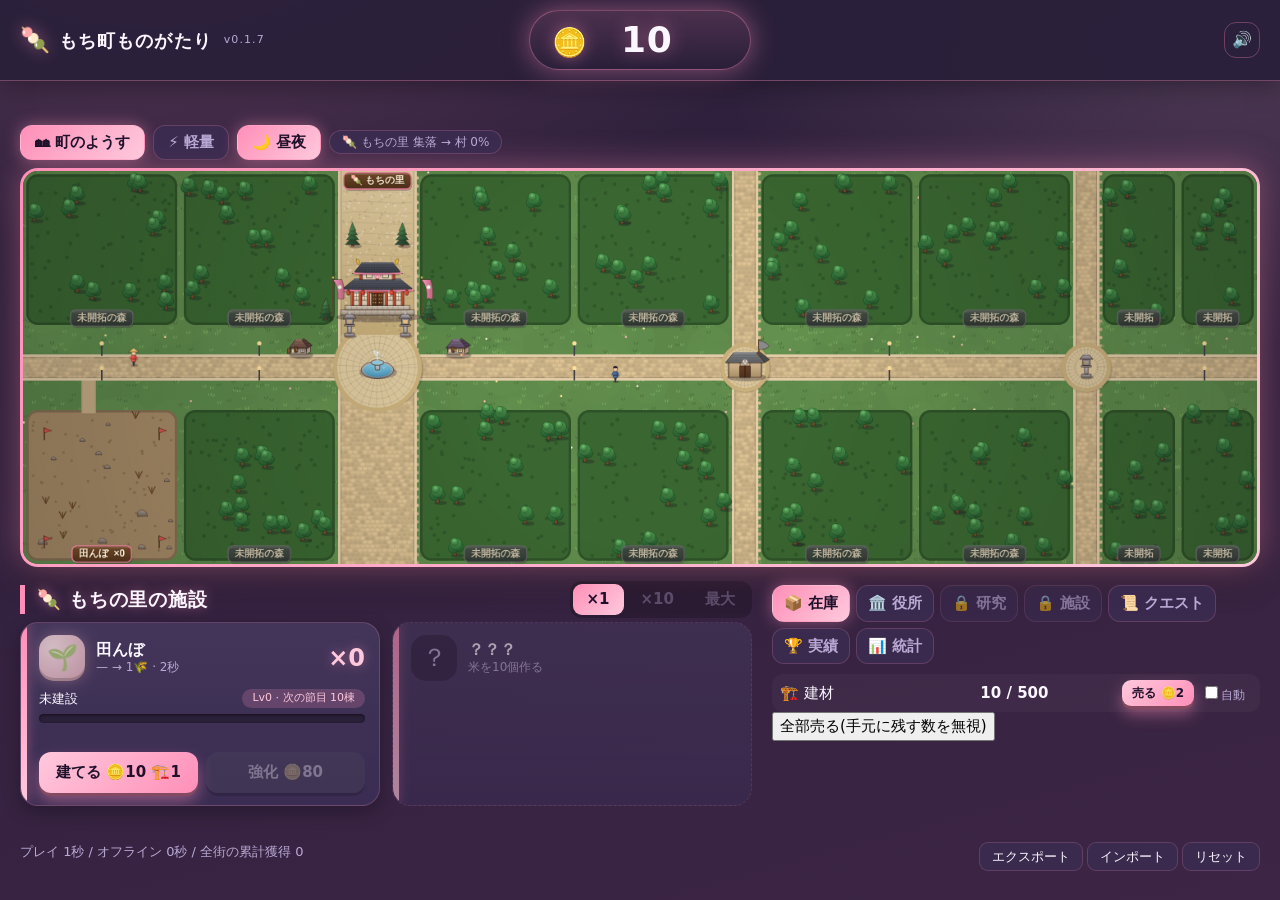
<file: index.html>
<!doctype html>
<html lang="ja">
<head>
<meta charset="utf-8">
<meta name="viewport" content="width=device-width,initial-scale=1">
<title>もち町ものがたり</title>
<link rel="stylesheet" href="style.css">
</head>
<body>
<canvas id="fx" aria-hidden="true"></canvas>
<div id="banner" aria-live="polite"></div>
<header id="hud">
  <div class="brand"><span class="logo">🍡</span><b>もち町ものがたり</b> <small class="ver">v0.1.7</small></div>
  <div id="coinbox" class="coinbox"><span id="coinicon" class="coinicon"></span><span id="coin" class="coinnum"></span><small id="income" class="income"></small></div>
  <div class="hud-right"><span id="fuku" class="chip fuku"></span><button id="mute" class="icon" data-act="mute" title="効果音">🔊</button></div>
</header>
<nav id="towns" aria-label="街"></nav>
<div id="events"></div>
<div id="toast"></div>
<div id="ending" class="hide" data-act="endclose"><div class="endcard"><div class="ek" id="endIcon">🎆 🏯 🎆</div><h1 id="endHead">万国もち博覧会、開幕!</h1><p id="endText"></p><button class="btn" data-act="endclose">見て回る</button></div></div>
<section id="hero">
  <div id="viewbar"><button data-act="view" data-id="town">🏘 町のようす</button><button data-act="view" data-id="world">🗺 世界地図</button><button id="litebtn" data-act="lite" title="描画を軽くします(動きがゆっくりになります)。重いときは、自動でも軽くなります">⚡ 軽量</button><button id="dnbtn" data-act="daynight" title="昼夜の切り替え">🌙 昼夜</button><span id="ttbox" class="ttbox vhide" title="離れていた間の時間を貯めたものです。加速に使うと、使った分だけ減ります"><span class="tt">⏳ タイムトークン <b id="ttval"></b></span><button data-act="boost" data-id="2">×2</button><button data-act="boost" data-id="5">×5</button><button data-act="boost" data-id="10">×10</button></span><span id="rank" class="chip"></span><span id="viewhint"></span></div>
  <div class="canvaswrap"><canvas id="town" width="1440" height="480" aria-label="ミニチュアの町"></canvas><canvas id="world" width="1440" height="480" aria-label="世界地図"></canvas></div>
</section>
<main>
  <section id="shop">
    <div class="sechead"><h2 id="shoptitle">施設</h2><div class="seg" id="qty"><button data-act="qty" data-id="1">×1</button><button data-act="qty" data-id="10">×10</button><button data-act="qty" data-id="max">最大</button></div></div>
    <div id="buildings"></div>
  </section>
  <aside id="side">
    <nav id="tabs"></nav>
    <div class="panel" data-panel="goal"><h2>🎯 最終目標 <small id="goalCount"></small></h2><div id="goalInfo"></div><div id="goalStages"></div><div id="goal2Wrap"><h2>🌸 天下一もち大祭</h2><div id="goalInfo2"></div><div id="goalStages2"></div></div></div>
    <div class="panel" data-panel="items"><div id="items"></div><button data-act="sellall" class="wide">全部売る(手元に残す数を無視)</button></div>
    <div class="panel" data-panel="analysis"><div id="analysis"></div></div>
    <div class="panel" data-panel="office"><div id="office"></div></div>
    <div class="panel" data-panel="research"><div id="research"></div></div>
    <div class="panel" data-panel="facility"><div id="facility"></div></div>
    <div class="panel" data-panel="quest"><h2>クエスト <small id="qCount"></small></h2><div id="quests"></div></div>
    <div class="panel" data-panel="ship"><div id="ship"></div></div>
    <div class="panel" data-panel="ach"><h2>実績 <small id="aCount"></small></h2><p class="note">達成すると全街の全体速度 +1%。転生しても残ります。</p><div id="achs"></div></div>
    <div class="panel" data-panel="fest"><h2>お祭り(転生)</h2><div id="festInfo"></div><button data-act="prestige" id="prestigeBtn" class="wide"></button><div id="reset2Wrap"><h2>🌸 世代交代</h2><div id="reset2Info"></div><button data-act="reset2" id="reset2Btn" class="wide"></button></div><h2>博覧会の特典</h2><div id="legacy"></div><h2>福のパーク</h2><div id="perks"></div></div>
    <div class="panel" data-panel="stats"><h2>統計</h2><div id="stats"></div></div>
  </aside>
</main>
<footer>
  <span id="foot"></span>
  <span><button data-act="export">エクスポート</button> <button data-act="import">インポート</button> <button data-act="reset">リセット</button></span>
</footer>
<script src="src/data.js"></script>
<script src="src/sim.js"></script>
<script src="src/fx.js"></script>
<script src="src/art.js"></script>
<script src="src/sprites.js"></script>
<script src="src/landmarks.js"></script>
<script src="src/expo.js"></script>
<script src="src/ui.js"></script>
<script src="src/perf.js"></script>
<script src="src/town.js"></script>
<script src="src/world.js"></script>
</body>
</html>
</file>
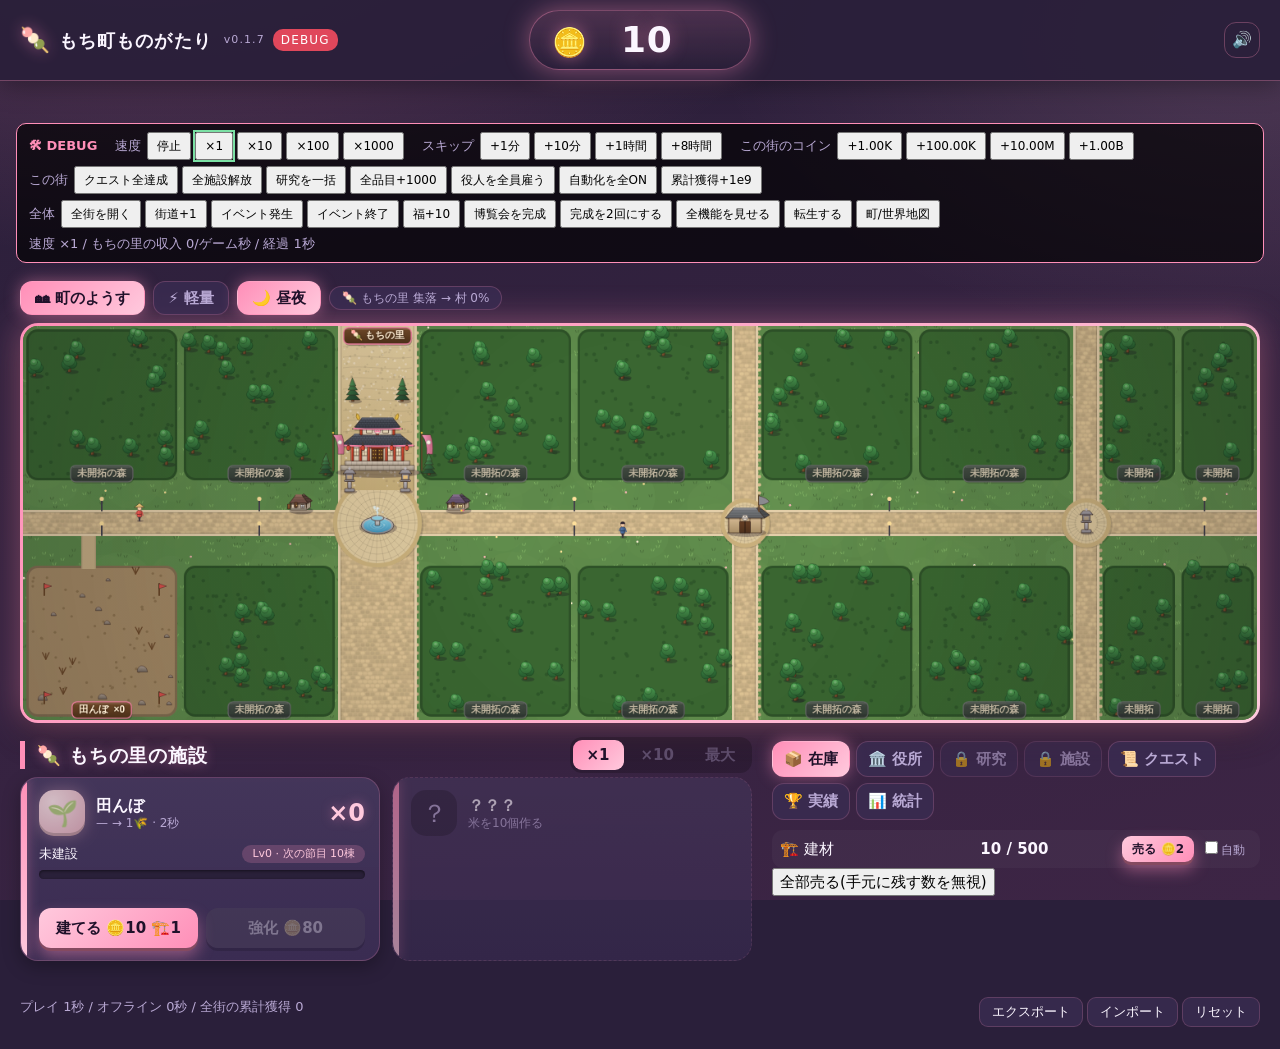
<file: debug.html>
<!doctype html>
<html lang="ja">
<head>
<meta charset="utf-8">
<meta name="viewport" content="width=device-width,initial-scale=1">
<title>もち町ものがたり [DEBUG]</title>
<link rel="stylesheet" href="style.css">
<link rel="stylesheet" href="debug.css">
</head>
<body>
<canvas id="fx" aria-hidden="true"></canvas>
<div id="banner" aria-live="polite"></div>
<header id="hud">
  <div class="brand"><span class="logo">🍡</span><b>もち町ものがたり</b> <small class="ver">v0.1.7</small> <span class="tag">DEBUG</span></div>
  <div id="coinbox" class="coinbox"><span id="coinicon" class="coinicon"></span><span id="coin" class="coinnum"></span><small id="income" class="income"></small></div>
  <div class="hud-right"><span id="fuku" class="chip fuku"></span><button id="mute" class="icon" data-act="mute" title="効果音">🔊</button></div>
</header>
<nav id="towns" aria-label="街"></nav>
<div id="events"></div>
<div id="toast"></div>
<div id="ending" class="hide" data-act="endclose"><div class="endcard"><div class="ek" id="endIcon">🎆 🏯 🎆</div><h1 id="endHead">万国もち博覧会、開幕!</h1><p id="endText"></p><button class="btn" data-act="endclose">見て回る</button></div></div>
<section id="hero">
  <div id="viewbar"><button data-act="view" data-id="town">🏘 町のようす</button><button data-act="view" data-id="world">🗺 世界地図</button><button id="litebtn" data-act="lite" title="描画を軽くします(動きがゆっくりになります)。重いときは、自動でも軽くなります">⚡ 軽量</button><button id="dnbtn" data-act="daynight" title="昼夜の切り替え">🌙 昼夜</button><span id="ttbox" class="ttbox vhide" title="離れていた間の時間を貯めたものです。加速に使うと、使った分だけ減ります"><span class="tt">⏳ タイムトークン <b id="ttval"></b></span><button data-act="boost" data-id="2">×2</button><button data-act="boost" data-id="5">×5</button><button data-act="boost" data-id="10">×10</button></span><span id="rank" class="chip"></span><span id="viewhint"></span></div>
  <div class="canvaswrap"><canvas id="town" width="1440" height="480" aria-label="ミニチュアの町"></canvas><canvas id="world" width="1440" height="480" aria-label="世界地図"></canvas></div>
</section>
<main>
  <section id="shop">
    <div class="sechead"><h2 id="shoptitle">施設</h2><div class="seg" id="qty"><button data-act="qty" data-id="1">×1</button><button data-act="qty" data-id="10">×10</button><button data-act="qty" data-id="max">最大</button></div></div>
    <div id="buildings"></div>
  </section>
  <aside id="side">
    <nav id="tabs"></nav>
    <div class="panel" data-panel="goal"><h2>🎯 最終目標 <small id="goalCount"></small></h2><div id="goalInfo"></div><div id="goalStages"></div><div id="goal2Wrap"><h2>🌸 天下一もち大祭</h2><div id="goalInfo2"></div><div id="goalStages2"></div></div></div>
    <div class="panel" data-panel="items"><div id="items"></div><button data-act="sellall" class="wide">全部売る(手元に残す数を無視)</button></div>
    <div class="panel" data-panel="analysis"><div id="analysis"></div></div>
    <div class="panel" data-panel="office"><div id="office"></div></div>
    <div class="panel" data-panel="research"><div id="research"></div></div>
    <div class="panel" data-panel="facility"><div id="facility"></div></div>
    <div class="panel" data-panel="quest"><h2>クエスト <small id="qCount"></small></h2><div id="quests"></div></div>
    <div class="panel" data-panel="ship"><div id="ship"></div></div>
    <div class="panel" data-panel="ach"><h2>実績 <small id="aCount"></small></h2><p class="note">達成すると全街の全体速度 +1%。転生しても残ります。</p><div id="achs"></div></div>
    <div class="panel" data-panel="fest"><h2>お祭り(転生)</h2><div id="festInfo"></div><button data-act="prestige" id="prestigeBtn" class="wide"></button><div id="reset2Wrap"><h2>🌸 世代交代</h2><div id="reset2Info"></div><button data-act="reset2" id="reset2Btn" class="wide"></button></div><h2>博覧会の特典</h2><div id="legacy"></div><h2>福のパーク</h2><div id="perks"></div></div>
    <div class="panel" data-panel="stats"><h2>統計</h2><div id="stats"></div></div>
  </aside>
</main>
<footer>
  <span id="foot"></span>
  <span><button data-act="export">エクスポート</button> <button data-act="import">インポート</button> <button data-act="reset">リセット</button></span>
</footer>
<script src="src/data.js"></script>
<!-- デバッグ用セーブ枠: 通常版のセーブを壊さない -->
<script>SIM.saveKey = 'mochimachi.save.debug';</script>
<script src="src/sim.js"></script>
<script src="src/fx.js"></script>
<script src="src/art.js"></script>
<script src="src/sprites.js"></script>
<script src="src/landmarks.js"></script>
<script src="src/expo.js"></script>
<script src="src/ui.js"></script>
<script src="src/perf.js"></script>
<script src="src/town.js"></script>
<script src="src/world.js"></script>
<script src="src/debug.js"></script>
</body>
</html>
</file>
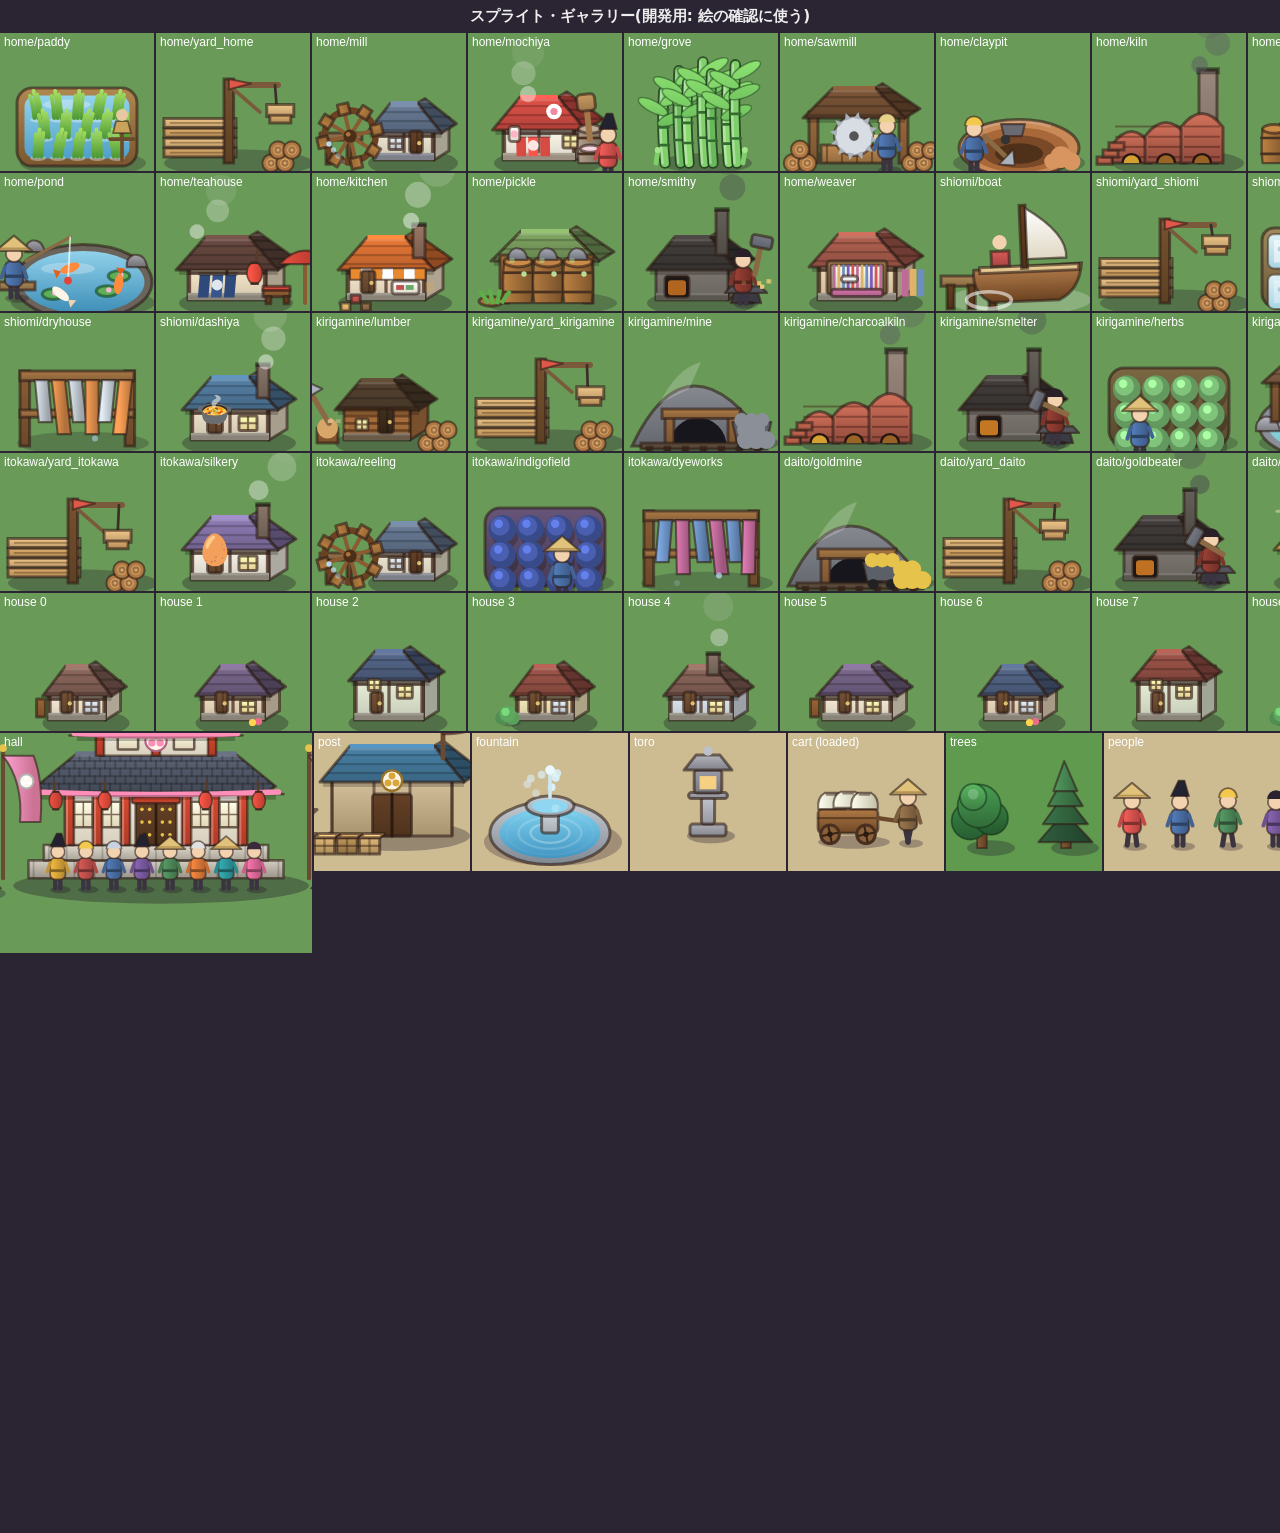
<file: tools/gallery.html>
<!doctype html>
<html lang="ja">
<head>
<meta charset="utf-8">
<title>スプライト・ギャラリー(開発用)</title>
<style>body{margin:0;background:#2b2433;color:#eee;font:13px system-ui}canvas{display:block;margin:0 auto}h3{text-align:center;margin:6px}</style>
</head>
<body>
<h3>スプライト・ギャラリー(開発用: 絵の確認に使う)</h3>
<canvas id="c" width="1560" height="1500"></canvas>
<script src="../src/data.js"></script>
<script src="../src/art.js"></script>
<script src="../src/sprites.js"></script>
<script src="../src/landmarks.js"></script>
<script>
const cv = document.getElementById('c'), g = cv.getContext('2d'); ART.use(g);
const params = new URLSearchParams(location.search), NIGHT = +params.get('night') || 0, ACT = params.get('act') !== '0';
const ids = Object.keys(BUILDINGS), S = 3;
function cell(x, y, w, h, label, fn, bg) {
  g.save(); g.fillStyle = bg || '#5a8a4c'; g.fillRect(x, y, w, h); g.beginPath(); g.rect(x, y, w, h); g.clip();
  g.translate(x + w / 2, y + h * 0.66); g.scale(S, S); fn(); g.restore();
  g.fillStyle = '#fff'; g.font = '12px sans-serif'; g.textAlign = 'left'; g.fillText(label, x + 4, y + 13);
}
function draw(now) {
  const t = now / 1000; ART.lights.length = 0;
  g.fillStyle = '#2b2433'; g.fillRect(0, 0, cv.width, cv.height);
  const W = 156, H = 140; let i = 0;
  for (const id of ids) { const x = (i % 10) * W, y = Math.floor(i / 10) * H; cell(x, y, W - 2, H - 2, `${BUILDINGS[id].town}/${id}`, () => SPRITES.spriteOf(id)(t, i * 1.7 + 0.3, ACT, (t * 0.4) % 1), '#6a9a58'); i++; }
  // 住宅
  let row = Math.ceil(ids.length / 10) * H;
  for (let k = 0; k < 10; k++) cell(k * W, row, W - 2, H - 2, `house ${k}`, () => ART.house(t, k, true, null), '#6a9a58');
  row += H;
  const th = TOWNS.home.theme;
  cell(0, row, 312, 220, 'hall', () => { g.save(); g.scale(0.85, 0.85); LAND.hall(t, th, ['merchant', 'builder', 'upgrader', 'scholar', 'treasurer', 'courier', 'surveyor', 'festival']); g.restore(); }, '#6a9a58');
  cell(314, row, 156, 138, 'post', () => LAND.post(t, 5, true), '#cdbb92');
  cell(472, row, 156, 138, 'fountain', () => LAND.fountain(t), '#cdbb92');
  cell(630, row, 156, 138, 'toro', () => LAND.toro(t, 1), '#cdbb92');
  cell(788, row, 156, 138, 'cart (loaded)', () => LAND.cart(-6, 0, 1, '#f4efd0', t, 1), '#cdbb92');
  cell(946, row, 156, 138, 'trees', () => { g.save(); g.translate(-14, 0); ART.tree(t, 1, 'broad'); g.restore(); g.save(); g.translate(14, 0); ART.tree(t, 2, 'pine'); g.restore(); }, '#5f9a4f');
  cell(1104, row, 200, 138, 'people', () => { const o = [{ body: '#d9534f', hat: 'kasa' }, { body: '#4a6fa5', hat: 'eboshi' }, { body: '#4f8a5a', hat: 'cap', hatC: '#f2c94c' }, { body: '#7a5aa0' }]; o.forEach((p, k) => ART.person(-24 + k * 16, 0, t, k, Object.assign({ walk: k % 2 === 0 }, p))); }, '#cdbb92');
  cell(1306, row, 252, 220, 'castle', () => { g.save(); g.scale(0.6, 0.6); LAND.castle(t); g.restore(); }, '#9a9ca2');
  if (NIGHT > 0) { g.save(); g.globalCompositeOperation = 'multiply'; g.fillStyle = `rgba(70,85,150,${NIGHT})`; g.fillRect(0, 0, cv.width, cv.height); g.restore(); g.save(); g.globalCompositeOperation = 'lighter'; for (const l of ART.lights) ART.glow(l.x, l.y, l.r, l.c, NIGHT * 0.95); g.restore(); }
  requestAnimationFrame(draw);
}
requestAnimationFrame(draw);
</script>
</body>
</html>
</file>
<file: style.css>
/* もち町ものがたり — 街ごとのテーマ配色(--accent など)は ui.js が街の切り替えに合わせて書き換える */
:root{
  --accent:#ff8fb8;--accent2:#ffc9dd;--bg1:#2a1f3a;--bg2:#3d2545;--card:#3a2c52;--glow:rgba(255,143,184,.45);
  --text:#fbf6ff;--sub:#b9a9d4;--ok:#7be0a4;--warn:#ffcf6b;--danger:#ff7a7a;
}
*{box-sizing:border-box}
html{background:var(--bg1)}
body{
  margin:0;color:var(--text);min-height:100vh;font:15px/1.5 system-ui,"Yu Gothic UI","Hiragino Sans",sans-serif;
  background:
    radial-gradient(1100px 560px at 12% -10%,color-mix(in srgb,var(--accent) 24%,transparent),transparent 62%),
    radial-gradient(900px 520px at 98% 4%,color-mix(in srgb,var(--accent2) 14%,transparent),transparent 60%),
    linear-gradient(165deg,var(--bg1),var(--bg2));
  background-attachment:fixed;
}
h2{margin:14px 0 8px;font-size:16px;letter-spacing:.04em}
h3{margin:0;font-size:15px}
small{color:var(--sub)}
button{font:inherit}

/* ---- 演出レイヤー ---- */
#fx{position:fixed;inset:0;width:100vw;height:100vh;pointer-events:none;z-index:50}
#banner{position:fixed;left:50%;top:92px;transform:translateX(-50%);z-index:60;display:flex;flex-direction:column;align-items:center;gap:8px;pointer-events:none}
.bn{--bc:#ffd54f;padding:10px 30px;border-radius:18px;text-align:center;background:linear-gradient(135deg,rgba(10,6,20,.82),rgba(10,6,20,.6));border:2px solid var(--bc);box-shadow:0 0 32px var(--bc),inset 0 0 18px color-mix(in srgb,var(--bc) 30%,transparent);animation:bnIn .55s cubic-bezier(.2,1.7,.4,1)}
.bn b{display:block;font-size:26px;color:var(--bc);letter-spacing:.12em;text-shadow:0 0 14px var(--bc)}
.bn small{color:#fff;font-size:14px}
.bn.out{animation:bnOut .6s forwards}
@keyframes bnIn{from{transform:scale(.3) translateY(-20px);opacity:0}to{transform:none;opacity:1}}
@keyframes bnOut{to{transform:translateY(-14px) scale(.96);opacity:0}}
@keyframes cardFlash{0%{box-shadow:0 0 0 0 var(--glow),0 6px 18px rgba(0,0,0,.28)}35%{box-shadow:0 0 0 4px var(--accent),0 0 26px var(--glow)}100%{box-shadow:0 0 0 0 transparent,0 6px 18px rgba(0,0,0,.28)}}
.flash{animation:cardFlash .8s}
@keyframes bump{0%{transform:scale(1)}30%{transform:scale(1.45) rotate(-8deg)}100%{transform:scale(1)}}
.bump{animation:bump .5s}
@keyframes swap{from{opacity:.25;transform:translateY(8px) scale(.995)}to{opacity:1;transform:none}}
body.switching #hero,body.switching #shop,body.switching #side{animation:swap .45s ease-out}
@keyframes shimmer{from{transform:translateX(-100%)}to{transform:translateX(100%)}}
@keyframes pulse{0%,100%{opacity:1}50%{opacity:.55}}

/* ---- 上部のバー ---- */
#hud{position:sticky;top:0;z-index:20;display:grid;grid-template-columns:1fr auto 1fr;align-items:center;gap:12px;padding:10px 20px;
  background:color-mix(in srgb,var(--bg1) 78%,transparent);backdrop-filter:blur(12px);border-bottom:1px solid color-mix(in srgb,var(--accent) 35%,transparent);box-shadow:0 4px 24px rgba(0,0,0,.35)}
.brand{display:flex;align-items:center;gap:8px;font-size:18px;letter-spacing:.06em}
.logo{font-size:24px;filter:drop-shadow(0 0 8px var(--glow))}
.tag{background:#e0475b;color:#fff;font-size:11px;padding:2px 9px;border-radius:99px;letter-spacing:.1em}
.coinbox{display:flex;align-items:baseline;gap:10px;padding:2px 22px;border-radius:99px;background:linear-gradient(180deg,color-mix(in srgb,var(--accent) 16%,transparent),transparent);border:1px solid color-mix(in srgb,var(--accent) 38%,transparent);box-shadow:0 0 26px var(--glow)}
.coinicon{font-size:28px;display:inline-block;filter:drop-shadow(0 0 8px var(--glow))}
.coinnum{font-size:36px;font-weight:900;letter-spacing:.02em;font-variant-numeric:tabular-nums;text-shadow:0 0 18px var(--glow);min-width:3ch;text-align:right}
.income{font-size:13px;color:var(--ok);font-weight:700;min-width:5ch}
.hud-right{display:flex;justify-content:flex-end;align-items:center;gap:10px}
.chip{background:color-mix(in srgb,var(--card) 80%,transparent);border:1px solid color-mix(in srgb,var(--accent) 22%,transparent);border-radius:99px;padding:2px 12px;font-size:12px;color:var(--sub)}
.chip b{color:var(--text)}
.chip.fuku{color:#ffe0b2;border-color:#ffb74d66}
.icon{background:transparent;border:1px solid color-mix(in srgb,var(--accent) 30%,transparent);color:var(--text);border-radius:12px;width:36px;height:36px;cursor:pointer;font-size:16px}

/* ---- 街のタブ ---- */
#towns{display:flex;gap:8px;padding:12px 20px 0;overflow-x:auto;scrollbar-width:thin}
.ttab{--ta:#ff8fb8;--tb:#ffc9dd;flex:0 0 auto;display:grid;grid-template-columns:auto 1fr;grid-template-rows:auto auto;column-gap:8px;align-items:center;text-align:left;cursor:pointer;color:var(--text);
  padding:7px 16px 7px 12px;border-radius:16px 16px 0 0;border:0;border-bottom:4px solid var(--ta);background:color-mix(in srgb,var(--ta) 13%,#0000);transition:transform .15s,background .2s}
.ttab:hover{transform:translateY(-2px);background:color-mix(in srgb,var(--ta) 24%,#0000)}
.te{grid-row:1/3;font-size:26px}
.tn{font-weight:800;line-height:1.1}
.tc{color:var(--sub);font-variant-numeric:tabular-nums}
.ttab.on{background:linear-gradient(135deg,var(--ta),var(--tb));color:#1d1226;box-shadow:0 -6px 22px color-mix(in srgb,var(--ta) 55%,transparent)}
.ttab.on .tc{color:#3a2a4d}
.ttab.locked{opacity:.65;border-bottom-style:dashed;filter:saturate(.5)}
#events{display:flex;flex-wrap:wrap;gap:6px;padding:8px 20px 0}
.ev{background:#ffb84d22;border:1px solid #ffb84d;border-radius:99px;padding:2px 14px;font-size:12px;animation:pulse 2s infinite}
.ev i{font-style:normal;color:var(--warn);margin-left:4px}
#toast{display:flex;flex-direction:column;gap:2px;padding:4px 20px 0;color:var(--ok);min-height:6px}

/* ---- 町 / 世界地図 ---- */
#hero{padding:6px 20px 0}
#viewbar{display:flex;align-items:center;gap:8px;flex-wrap:wrap;padding:4px 0 8px}
#viewbar button{background:color-mix(in srgb,var(--card) 80%,transparent);color:var(--sub);border:1px solid color-mix(in srgb,var(--accent) 22%,transparent);border-radius:12px;padding:5px 14px;cursor:pointer;font-weight:700}
#viewbar button.on{background:linear-gradient(135deg,var(--accent),var(--accent2));color:#20112a;box-shadow:0 0 16px var(--glow)}
#viewhint{color:var(--sub);font-size:12px}
.canvaswrap{width:fit-content;max-width:100%;margin:0 auto;border-radius:18px;padding:3px;background:linear-gradient(135deg,var(--accent),var(--accent2));box-shadow:0 0 34px var(--glow),0 14px 30px rgba(0,0,0,.4)}
canvas#town,canvas#world{display:block;margin:0 auto;max-width:100%;height:auto;border-radius:15px;background:#3d6234}
canvas.hide{display:none!important}

/* ---- 施設 + サイドパネル ---- */
main{display:grid;grid-template-columns:minmax(0,1.5fr) minmax(360px,1fr);gap:20px;padding:10px 20px 24px;max-width:1560px;margin:0 auto}
@media(max-width:1000px){main{grid-template-columns:1fr}#hud{grid-template-columns:1fr auto}.brand{display:none}}
.sechead{display:flex;justify-content:space-between;align-items:center}
.sechead h2{margin:8px 0;font-size:19px;padding-left:12px;border-left:5px solid var(--accent);text-shadow:0 0 12px var(--glow)}
.seg{display:flex;gap:3px;background:#0003;border-radius:12px;padding:3px}
.seg button{background:transparent;color:var(--sub);border:0;border-radius:9px;padding:4px 14px;font-weight:800;cursor:pointer}
.seg button.on{background:linear-gradient(135deg,var(--accent),var(--accent2));color:#20112a}
.seg button:disabled{opacity:.35;cursor:not-allowed}
#buildings{display:grid;grid-template-columns:repeat(auto-fill,minmax(285px,1fr));gap:12px}
.bcard{position:relative;border-radius:18px;padding:12px 14px 12px 18px;overflow:hidden;
  background:linear-gradient(180deg,color-mix(in srgb,var(--card) 90%,#fff 5%),var(--card));
  border:1px solid color-mix(in srgb,var(--accent) 22%,transparent);box-shadow:0 6px 18px rgba(0,0,0,.28);transition:transform .15s,box-shadow .2s}
.bcard:hover{transform:translateY(-2px);box-shadow:0 10px 24px rgba(0,0,0,.34),0 0 18px var(--glow)}
.bcard::before{content:'';position:absolute;left:0;top:0;bottom:0;width:6px;background:linear-gradient(var(--accent),var(--accent2));box-shadow:0 0 12px var(--glow)}
.bcard.stalled{outline:2px solid var(--warn);outline-offset:-2px}
.bcard.idle .badge{filter:grayscale(.55) brightness(.9)}
.bcard.teaser{border-style:dashed;opacity:.6;box-shadow:none}
.bcard.teaser .badge{background:#0004;box-shadow:none;color:var(--sub)}
.bhead{display:flex;align-items:center;gap:11px}
.badge{flex:0 0 auto;width:46px;height:46px;border-radius:15px;display:grid;place-items:center;font-size:25px;background:radial-gradient(circle at 30% 25%,var(--accent2),var(--accent));box-shadow:0 0 16px var(--glow),inset 0 -3px 0 rgba(0,0,0,.18)}
.btitle{flex:1;min-width:0;display:flex;flex-direction:column;line-height:1.25}
.btitle b{font-size:16px}
.btitle small{font-size:12px;overflow:hidden;text-overflow:ellipsis;white-space:nowrap}
.bcount{font-size:24px;font-weight:900;color:var(--accent2);text-shadow:0 0 12px var(--glow)}
.bstat{display:flex;justify-content:space-between;align-items:center;gap:8px;margin:8px 0 6px;font-size:13px}
.pill{background:color-mix(in srgb,var(--accent) 20%,transparent);border-radius:99px;padding:1px 10px;font-size:11px;color:var(--accent2);white-space:nowrap}
.bar{height:9px;border-radius:99px;background:#0005;overflow:hidden;margin:2px 0 9px;box-shadow:inset 0 1px 3px rgba(0,0,0,.5)}
.bar i{position:relative;display:block;height:100%;border-radius:99px;overflow:hidden;background:linear-gradient(90deg,var(--accent),var(--accent2));box-shadow:0 0 10px var(--glow)}
.bar i::after{content:'';position:absolute;inset:0;background:linear-gradient(90deg,transparent,rgba(255,255,255,.45),transparent);animation:shimmer 1.8s linear infinite}
.bbtns{display:flex;gap:8px}
.bbtns .btn{flex:1}.bbtns .btn.ghost{flex:0 0 auto}

/* ---- ボタン ---- */
.btn{border:0;border-radius:12px;padding:9px 12px;font-weight:800;color:#20112a;cursor:pointer;
  background:linear-gradient(135deg,var(--accent2),var(--accent));
  box-shadow:0 3px 0 color-mix(in srgb,var(--accent) 52%,#000),0 8px 16px var(--glow);transition:transform .08s,filter .15s,box-shadow .08s}
.btn:hover:not(:disabled){filter:brightness(1.1);transform:translateY(-1px)}
.btn:active:not(:disabled){transform:translateY(3px);box-shadow:0 0 0 color-mix(in srgb,var(--accent) 52%,#000)}
.btn:disabled{opacity:.36;filter:grayscale(.55);box-shadow:none;cursor:not-allowed}
.btn.alt{background:color-mix(in srgb,var(--card) 70%,#fff 12%);color:var(--text);box-shadow:0 3px 0 rgba(0,0,0,.4)}
.btn.ghost{background:transparent;border:1px solid color-mix(in srgb,var(--accent) 45%,transparent);color:var(--text);box-shadow:none;padding:7px 10px}
.btn.ghost.off{opacity:.3;filter:grayscale(1)}
.btn.mini{padding:4px 10px;font-size:12px;border-radius:9px}
.btn.wide{width:100%;margin-top:8px}
.btn.hot{box-shadow:0 3px 0 #a67c00,0 0 18px rgba(255,213,79,.7);background:linear-gradient(135deg,#fff1b8,#ffd54f)}

/* ---- 右のパネル ---- */
#tabs{display:flex;flex-wrap:wrap;gap:6px;margin:8px 0 10px}
.tabbtn{position:relative;display:inline-flex;align-items:center;gap:5px;background:color-mix(in srgb,var(--card) 80%,transparent);color:var(--sub);border:1px solid color-mix(in srgb,var(--accent) 20%,transparent);border-radius:12px;padding:6px 11px;cursor:pointer;font-weight:700;transition:transform .12s}
.tabbtn:hover{transform:translateY(-1px)}
.tabbtn.on{background:linear-gradient(135deg,var(--accent),var(--accent2));color:#20112a;box-shadow:0 0 16px var(--glow);border-color:transparent}
.tabbtn.lock{opacity:.6}
.dot{display:none;position:absolute;top:-3px;right:-3px;width:11px;height:11px;border-radius:50%;background:var(--danger);box-shadow:0 0 8px var(--danger)}
.dot.show{display:block;animation:pulse 1.4s infinite}
.panel{display:none}.panel.show{display:block}
.card{background:color-mix(in srgb,var(--card) 92%,#000 5%);border:1px solid color-mix(in srgb,var(--accent) 16%,transparent);border-radius:14px;padding:10px 13px;margin-bottom:9px}
.row{display:flex;justify-content:space-between;align-items:center;gap:8px}
.rec{color:var(--sub);font-size:13px;margin:2px 0 4px}
.note{color:var(--sub);font-size:13px;margin:4px 0 10px}
.kv{display:flex;justify-content:space-between;padding:4px 0;border-bottom:1px solid #fff1}
.item{display:grid;grid-template-columns:1fr auto auto auto auto auto;gap:7px;align-items:center;padding:6px 8px;border-radius:11px}
.item:nth-child(odd){background:#ffffff08}
.item .in{white-space:nowrap}
.item small{font-size:11px;min-width:60px;text-align:right}
.chk{font-size:12px;color:var(--sub);white-space:nowrap}
.num{width:60px;background:#0004;border:1px solid color-mix(in srgb,var(--accent) 25%,transparent);border-radius:8px;color:var(--text);padding:3px 6px}
.quest{background:color-mix(in srgb,var(--card) 90%,#000 5%);border-radius:12px;padding:8px 12px;margin-bottom:7px}
.quest .bar{margin:5px 0 3px}
.ach{background:color-mix(in srgb,var(--card) 85%,#000 5%);border-radius:11px;padding:7px 11px;margin-bottom:6px;opacity:.62;display:grid;gap:2px}
.ach.done{opacity:1;outline:1px solid #ffd54f;box-shadow:0 0 14px rgba(255,213,79,.3)}
.ach.done b::before{content:'🏅 '}
.ach .bar{margin:2px 0 0;height:5px}

/* ---- 役所 ---- */
.off{position:relative}
.offtop{display:flex;align-items:center;gap:12px}
.offface{flex:0 0 auto;width:56px;height:56px;border-radius:18px;display:grid;place-items:center;font-size:30px;background:radial-gradient(circle at 30% 25%,var(--accent2),var(--accent));box-shadow:0 0 18px var(--glow)}
.offtxt{flex:1;display:flex;flex-direction:column;line-height:1.3}
.offtxt small{font-size:12px}
.off.hired{border-color:color-mix(in srgb,var(--ok) 55%,transparent)}
.off.running{box-shadow:0 0 0 1px var(--ok) inset,0 0 16px rgba(123,224,164,.25)}
.stamp{transform:rotate(-8deg);border:3px solid var(--ok);color:var(--ok);font-weight:900;letter-spacing:.2em;padding:2px 10px;border-radius:8px;text-shadow:0 0 8px rgba(123,224,164,.6)}
.autorow{display:flex;align-items:center;gap:14px;margin-top:9px;flex-wrap:wrap}
.hint{display:block;margin-top:4px;font-size:12px}
.sw{display:inline-flex;align-items:center;gap:8px;cursor:pointer;font-weight:700}
.sw input{display:none}
.sw i{position:relative;width:42px;height:22px;border-radius:99px;background:#0006;border:1px solid color-mix(in srgb,var(--accent) 30%,transparent);transition:background .2s}
.sw i::after{content:'';position:absolute;left:2px;top:2px;width:16px;height:16px;border-radius:50%;background:#fff;transition:transform .2s}
.sw input:checked+i{background:linear-gradient(135deg,var(--accent),var(--accent2));box-shadow:0 0 12px var(--glow)}
.sw input:checked+i::after{transform:translateX(20px)}
.rsv{display:inline-flex;align-items:center;gap:7px;font-size:12px;color:var(--sub)}
.rsv input{accent-color:var(--accent);width:100px}
.lockedpanel{text-align:center;padding:26px 16px}
.bigemoji{font-size:54px;filter:grayscale(.4) drop-shadow(0 0 10px var(--glow))}

/* ---- 輸送 ---- */
.edge{border-left:5px solid var(--ea,var(--accent))}
.chips{display:flex;flex-wrap:wrap;gap:5px;margin:5px 0}
.courier.warn{color:var(--warn);font-size:12px;margin-bottom:4px}
.sub{color:var(--sub);font-size:12px;margin:10px 0 3px;font-weight:700}
.trow{display:grid;grid-template-columns:1fr auto auto 60px auto;gap:6px;align-items:center;padding:4px 0;border-top:1px solid #fff1;font-size:13px}
.trow.coinrow{background:#ffd54f10;border-radius:8px;padding:4px 6px}
.ship{display:inline-flex;gap:4px}

/* ---- 下部 ---- */
footer{display:flex;justify-content:space-between;flex-wrap:wrap;gap:8px;padding:12px 20px 22px;color:var(--sub);font-size:13px}
footer button{background:color-mix(in srgb,var(--card) 80%,transparent);color:var(--text);border:1px solid color-mix(in srgb,var(--accent) 20%,transparent);border-radius:9px;padding:4px 12px;cursor:pointer}

/* 最終目標 */
.goalhead{background:linear-gradient(135deg,color-mix(in srgb,var(--accent) 30%,transparent),color-mix(in srgb,var(--accent2) 22%,transparent));border:1px solid color-mix(in srgb,var(--accent) 40%,transparent);border-radius:14px;padding:11px 13px;margin-bottom:10px}
.goalhead b{font-size:15px}.goalhead .bar{height:12px;margin:8px 0 4px}
.gstage{position:relative}.gstage.done{opacity:.75;border-color:#ffd54f88;background:linear-gradient(135deg,#ffd54f22,transparent)}
.gstage.done .gtitle::after{content:' ✅ 完成'; color:#ffd54f;font-size:12px}.gstage.lockd{opacity:.55}
.gneed{display:flex;justify-content:space-between;font-size:12px;color:var(--sub);margin-top:2px}.gneed.ok b{color:#7be0a4}
#ending{position:fixed;inset:0;z-index:90;display:flex;align-items:center;justify-content:center;background:radial-gradient(circle,#000a,#000d);animation:fadein .6s}
#ending.hide{display:none}
.endcard{text-align:center;max-width:460px;padding:30px 26px;border-radius:22px;background:linear-gradient(160deg,#3b2a5a,#1d1430);border:2px solid #ffd54f;box-shadow:0 0 60px #ffd54f66;color:#fff}
.endcard h1{margin:6px 0 10px;font-size:26px;background:linear-gradient(90deg,#ffd54f,#ff8fb8);-webkit-background-clip:text;background-clip:text;color:transparent}
.endcard .ek{font-size:30px}.endcard p{line-height:1.8;color:#ddd;white-space:pre-line}
@keyframes fadein{from{opacity:0}to{opacity:1}}

.vhide{display:none!important}
.tabbtn.fresh{animation:fresh 1.1s ease-in-out infinite;box-shadow:0 0 0 2px #ffd54f,0 0 18px #ffd54f}
@keyframes fresh{50%{transform:scale(1.08)}}
#reset2Btn{background:linear-gradient(135deg,#ffd54f,#ff8fb8)}

.trib{color:#ffd54f;font-size:12px}.trib.short{color:#ff8a80}.trib:empty{display:none}
/* お知らせで画面が上下に動かないよう、場所を固定する */
#events{min-height:34px;align-content:flex-start}
#toast{position:fixed;right:16px;top:84px;width:min(440px,86vw);z-index:55;padding:0;min-height:0;pointer-events:none;gap:4px}
#toast div{background:rgba(22,12,34,.88);border:1px solid #ffffff22;border-radius:10px;padding:6px 12px;font-size:13px;box-shadow:0 4px 14px rgba(0,0,0,.4)}

.btn.nomat{outline:2px dashed #ff8a80;outline-offset:-3px}
.item.full b{color:#ff8a80}

/* 分析(需給グラフ) */
.diag{display:flex;flex-direction:column;gap:5px;margin:6px 0 12px}
.diag div{border-radius:10px;padding:7px 10px;font-size:13px;line-height:1.5;background:#ffffff0d;border-left:4px solid #7be0a4}
.diag .bad{border-color:#ff6b6b;background:#ff6b6b18}.diag .warn{border-color:#ffb74d;background:#ffb74d14}.diag .tip{border-color:#4fc3f7}
.atab{display:flex;flex-direction:column;gap:3px}
.ahead,.arow{display:grid;grid-template-columns:minmax(78px,1.2fr) 1.3fr .8fr .8fr .8fr 74px;gap:6px;align-items:center;font-size:12px;padding:3px 6px}
.ahead{color:var(--sub);font-size:11px}
.arow{background:#ffffff0a;border-radius:8px;cursor:pointer;border:1px solid transparent}
.arow:hover{background:#ffffff14}.arow.sel{border-color:var(--accent);background:#ffffff16}
.arow .astock{position:relative;height:16px;border-radius:6px;background:#0005;overflow:hidden}
.arow .astock i{position:absolute;inset:0 auto 0 0;background:linear-gradient(90deg,#4fc3f7,#7be0a4);opacity:.75}
.arow .astock b{position:absolute;inset:0;display:flex;align-items:center;justify-content:center;font-size:11px;font-weight:700;text-shadow:0 1px 2px #000a}
.arow.full .astock i{background:#ff6b6b}.arow.short .astock i{background:#ffb74d}
.arow .net.pos{color:#7be0a4}.arow .net.neg{color:#ff8a80}
.spark{width:100%;height:22px;display:block}
.spark polyline{fill:none;stroke-width:1.6;vector-effect:non-scaling-stroke}
.spark .s1{stroke:#4fc3f7}.spark .s2{stroke:#7be0a4}.spark .s3{stroke:#ff8a80}
.chartbox{background:#ffffff0a;border-radius:12px;padding:10px 12px;margin-top:10px}
.chartbox svg{width:100%;height:96px;display:block;background:#0003;border-radius:8px}
.chartbox polyline{fill:none;stroke-width:1.8;vector-effect:non-scaling-stroke}
.legend{display:flex;gap:12px;font-size:12px;color:var(--sub);margin:4px 0}.legend i{display:inline-block;width:10px;height:3px;border-radius:2px;margin-right:4px;vertical-align:middle}
/* 軽量化: 常時アニメーション(進捗バーの光・ヘッダーのぼかし)をやめる。再描画のたびに全面を塗り直さないため */
.bar i::after{animation:none;display:none}
#hud{backdrop-filter:none;background:color-mix(in srgb,var(--bg1) 94%,transparent)}

.ver{font-size:11px;color:var(--sub);margin-left:4px;font-weight:400}

.bgain{display:block;color:var(--sub);font-size:11.5px;margin:2px 0 5px;min-height:15px}
.card.off.blocked{opacity:.6}.hint.why{display:block;color:#ffb74d;margin:2px 0 0 4px}

.ttbox{display:inline-flex;align-items:center;gap:6px;padding:3px 8px;border-radius:99px;background:#ffd54f18;border:1px solid #ffd54f66;font-size:12px}
.ttbox .tt b{color:#ffd54f}.ttbox button{border:0;border-radius:99px;padding:2px 9px;font-weight:800;cursor:pointer;background:#ffffff22;color:inherit}
.ttbox button.on{background:#ffd54f;color:#2a1a00;box-shadow:0 0 10px #ffd54f}.ttbox button:disabled{opacity:.35;cursor:not-allowed}
</file>
<file: debug.css>
.tag{background:#e0475b;color:#fff;font-size:12px;padding:2px 8px;border-radius:10px;vertical-align:middle}
#dbg{margin:8px 16px;background:#000a;border:1px solid var(--accent);border-radius:10px;padding:8px 12px;font-size:13px;display:flex;flex-wrap:wrap;gap:6px 18px;align-items:center}
#dbg h3{margin:0;font-size:13px;color:var(--accent)}
#dbg .grp{display:flex;flex-wrap:wrap;align-items:center;gap:4px}
#dbg .grp>span{color:var(--sub);margin-right:2px}
#dbg button{padding:3px 8px;font-size:12px}
#dbg button.on{outline:2px solid var(--ok)}
#dbg .info{color:var(--sub);font-variant-numeric:tabular-nums;flex-basis:100%}
</file>
